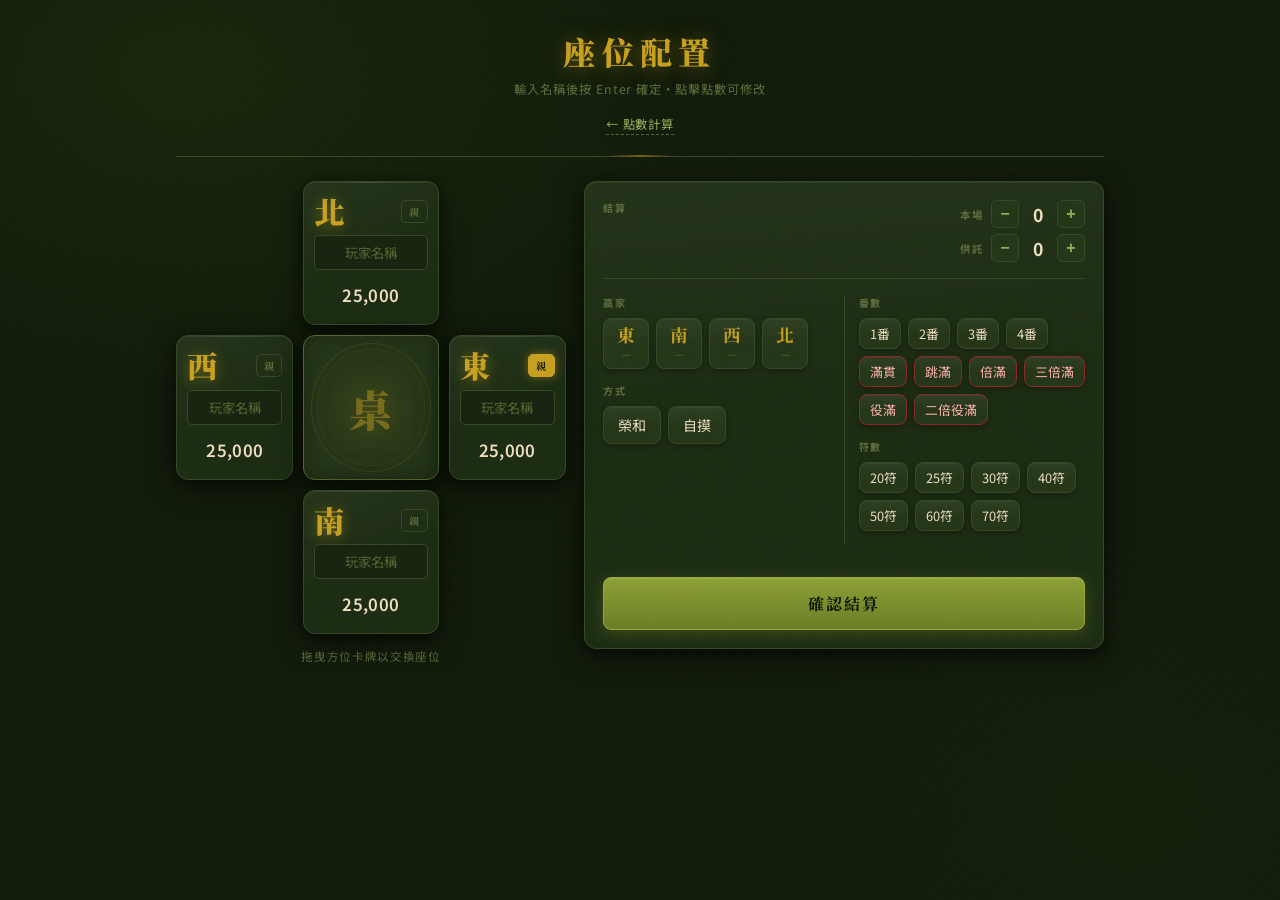
<file: index.html>
<!DOCTYPE html>
<html lang="zh-TW">
<head>
  <meta charset="UTF-8">
  <meta name="viewport" content="width=device-width, initial-scale=1.0">
  <title>座位配置</title>
  <link rel="stylesheet" href="style.css">
</head>
<body>
  <div class="app">
    <header class="hdr">
      <h1>座位配置</h1>
      <p>輸入名稱後按 Enter 確定・點擊點數可修改</p>
      <nav><a href="MJ.html">← 點數計算</a></nav>
    </header>

    <div class="game-layout">
    <!-- ── Compass ── -->
    <div class="game-left">
    <div class="table-wrap">
      <div class="compass">

        <div class="north draggable seat"
             draggable="true"
             ondragstart="drag(event)" ondragend="dragEnd(event)"
             ondrop="drop(event)" ondragover="allowDrop(event)"
             ondragenter="enter(event)" ondragleave="leave(event)" id="north">
          <div class="seat-top">
            <span class="wind">北</span>
            <button class="dealer-tag" id="north-dealer-tag" onclick="setDealer('north')">親</button>
          </div>
          <input type="text" id="north-input" placeholder="玩家名稱"
                 onblur="lockInput('north')" onkeydown="checkEnter(event,'north')"
                 oninput="syncName('north')">
          <div class="pts-wrap">
            <div class="pts-display" id="north-pts-display" onclick="editPts('north')">
              <span id="north-pts">25,000</span>
            </div>
            <span class="pts-delta" id="north-pts-delta"></span>
          </div>
        </div>

        <div class="west draggable seat"
             draggable="true"
             ondragstart="drag(event)" ondragend="dragEnd(event)"
             ondrop="drop(event)" ondragover="allowDrop(event)"
             ondragenter="enter(event)" ondragleave="leave(event)" id="west">
          <div class="seat-top">
            <span class="wind">西</span>
            <button class="dealer-tag" id="west-dealer-tag" onclick="setDealer('west')">親</button>
          </div>
          <input type="text" id="west-input" placeholder="玩家名稱"
                 onblur="lockInput('west')" onkeydown="checkEnter(event,'west')"
                 oninput="syncName('west')">
          <div class="pts-wrap">
            <div class="pts-display" id="west-pts-display" onclick="editPts('west')">
              <span id="west-pts">25,000</span>
            </div>
            <span class="pts-delta" id="west-pts-delta"></span>
          </div>
        </div>

        <div class="center center-tile">
          <span class="kanji">桌</span>
        </div>

        <div class="east draggable seat"
             draggable="true"
             ondragstart="drag(event)" ondragend="dragEnd(event)"
             ondrop="drop(event)" ondragover="allowDrop(event)"
             ondragenter="enter(event)" ondragleave="leave(event)" id="east">
          <div class="seat-top">
            <span class="wind">東</span>
            <button class="dealer-tag" id="east-dealer-tag" onclick="setDealer('east')">親</button>
          </div>
          <input type="text" id="east-input" placeholder="玩家名稱"
                 onblur="lockInput('east')" onkeydown="checkEnter(event,'east')"
                 oninput="syncName('east')">
          <div class="pts-wrap">
            <div class="pts-display" id="east-pts-display" onclick="editPts('east')">
              <span id="east-pts">25,000</span>
            </div>
            <span class="pts-delta" id="east-pts-delta"></span>
          </div>
        </div>

        <div class="south draggable seat"
             draggable="true"
             ondragstart="drag(event)" ondragend="dragEnd(event)"
             ondrop="drop(event)" ondragover="allowDrop(event)"
             ondragenter="enter(event)" ondragleave="leave(event)" id="south">
          <div class="seat-top">
            <span class="wind">南</span>
            <button class="dealer-tag" id="south-dealer-tag" onclick="setDealer('south')">親</button>
          </div>
          <input type="text" id="south-input" placeholder="玩家名稱"
                 onblur="lockInput('south')" onkeydown="checkEnter(event,'south')"
                 oninput="syncName('south')">
          <div class="pts-wrap">
            <div class="pts-display" id="south-pts-display" onclick="editPts('south')">
              <span id="south-pts">25,000</span>
            </div>
            <span class="pts-delta" id="south-pts-delta"></span>
          </div>
        </div>

      </div>
      <p class="drag-hint">拖曳方位卡牌以交換座位</p>
    </div>
    </div><!-- /.game-left -->

    <!-- ── Settlement Panel ── -->
    <div class="game-right">
    <div class="card settle-card">
      <div class="settle-head">
        <span class="card-label">結算</span>
        <div class="settle-counters">
          <div class="honba-row">
            <span class="honba-label">本場</span>
            <button class="honba-btn" onclick="changeHonba(-1)">−</button>
            <span class="honba-val" id="honba-val">0</span>
            <button class="honba-btn" onclick="changeHonba(1)">+</button>
          </div>
          <div class="honba-row">
            <span class="honba-label">供託</span>
            <button class="honba-btn" onclick="changeKyotaku(-1)">−</button>
            <span class="honba-val" id="kyotaku-val">0</span>
            <button class="honba-btn" onclick="changeKyotaku(1)">+</button>
          </div>
        </div>
      </div>

      <hr class="settle-divider">

      <div class="settle-body">
        <!-- ── Left: who & how ── -->
        <div class="settle-left">
          <div class="settle-section">
            <div class="settle-row-label">贏家</div>
            <div class="btn-row" id="winner-row">
              <button class="opt settle-player-btn" data-dir="east"  onclick="selectWinner('east')">
                <span class="sw">東</span><span class="sn" id="sn-east">—</span>
              </button>
              <button class="opt settle-player-btn" data-dir="south" onclick="selectWinner('south')">
                <span class="sw">南</span><span class="sn" id="sn-south">—</span>
              </button>
              <button class="opt settle-player-btn" data-dir="west"  onclick="selectWinner('west')">
                <span class="sw">西</span><span class="sn" id="sn-west">—</span>
              </button>
              <button class="opt settle-player-btn" data-dir="north" onclick="selectWinner('north')">
                <span class="sw">北</span><span class="sn" id="sn-north">—</span>
              </button>
            </div>
          </div>

          <div class="settle-section">
            <div class="settle-row-label">方式</div>
            <div class="btn-row">
              <button class="opt" id="btn-ron"   onclick="setMethod('ron')">榮和</button>
              <button class="opt" id="btn-tsumo" onclick="setMethod('tsumo')">自摸</button>
            </div>
          </div>

          <!-- Ron: loser selector -->
          <div id="ron-section" class="hidden">
            <div class="settle-section">
              <div class="settle-row-label">放炮者</div>
              <div class="btn-row" id="loser-row"></div>
            </div>
          </div>
        </div>

        <!-- ── Right: fan / fu / preview ── -->
        <div class="settle-right">
          <div class="settle-section">
            <div class="settle-row-label">番數</div>
            <div class="btn-row">
              <button class="opt sm" data-fan="1"  onclick="setFan(1)">1番</button>
              <button class="opt sm" data-fan="2"  onclick="setFan(2)">2番</button>
              <button class="opt sm" data-fan="3"  onclick="setFan(3)">3番</button>
              <button class="opt sm" data-fan="4"  onclick="setFan(4)">4番</button>
              <button class="opt sm special" data-fan="5"  onclick="setFan(5)">滿貫</button>
              <button class="opt sm special" data-fan="6"  onclick="setFan(6)">跳滿</button>
              <button class="opt sm special" data-fan="8"  onclick="setFan(8)">倍滿</button>
              <button class="opt sm special" data-fan="11" onclick="setFan(11)">三倍滿</button>
              <button class="opt sm special" data-fan="13" onclick="setFan(13)">役滿</button>
              <button class="opt sm special" data-fan="26" onclick="setFan(26)">二倍役滿</button>
            </div>
          </div>

          <div class="settle-section" id="settle-fu-card">
            <div class="settle-row-label">符數</div>
            <div class="btn-row">
              <button class="opt sm" data-fu="20" onclick="setFu(20)">20符</button>
              <button class="opt sm" data-fu="25" onclick="setFu(25)">25符</button>
              <button class="opt sm" data-fu="30" onclick="setFu(30)">30符</button>
              <button class="opt sm" data-fu="40" onclick="setFu(40)">40符</button>
              <button class="opt sm" data-fu="50" onclick="setFu(50)">50符</button>
              <button class="opt sm" data-fu="60" onclick="setFu(60)">60符</button>
              <button class="opt sm" data-fu="70" onclick="setFu(70)">70符</button>
            </div>
          </div>

          <div class="pt-preview" id="pt-preview"></div>
        </div>
      </div><!-- /.settle-body -->

      <p class="settle-msg" id="settle-msg"></p>
      <button class="confirm-btn" onclick="confirmSettle()">確認結算</button>
    </div>
    </div><!-- /.game-right -->
    </div><!-- /.game-layout -->

  </div>
  <script src="main2.js"></script>
</body>
</html>
</file>
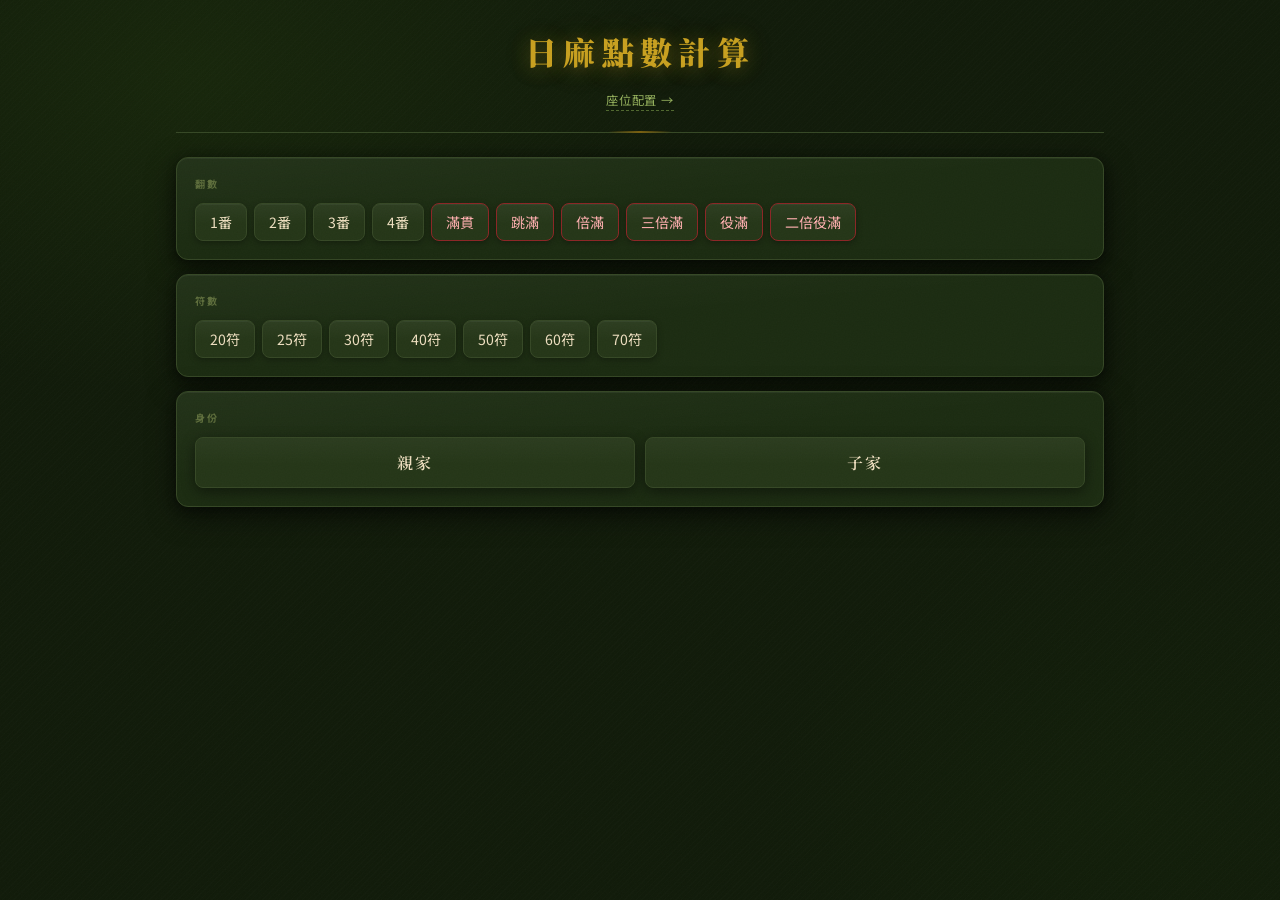
<file: MJ.html>
<!DOCTYPE html>
<html lang="zh-TW">
<head>
  <meta charset="UTF-8">
  <meta name="viewport" content="width=device-width, initial-scale=1.0">
  <title>日麻點數計算</title>
  <link rel="stylesheet" href="style.css">
</head>
<body>
  <div class="app">
    <header class="hdr">
      <h1>日麻點數計算</h1>
      <nav><a href="index.html">座位配置 →</a></nav>
    </header>

    <!-- Hidden selects read by Points.js -->
    <select id="fanNumber" hidden>
      <option value="1">1</option><option value="2">2</option>
      <option value="3">3</option><option value="4">4</option>
      <option value="5">5</option><option value="6">6</option>
      <option value="8">8</option><option value="11">11</option>
      <option value="13">13</option><option value="26">26</option>
    </select>
    <select id="fuNumber" hidden>
      <option value="20">20</option><option value="25">25</option>
      <option value="30">30</option><option value="40">40</option>
      <option value="50">50</option><option value="60">60</option>
      <option value="70">70</option>
    </select>

    <!-- Fan selection -->
    <div class="card">
      <div class="card-label">翻數</div>
      <div class="btn-row">
        <button class="opt" data-fan="1"  onclick="setFan(1)">1番</button>
        <button class="opt" data-fan="2"  onclick="setFan(2)">2番</button>
        <button class="opt" data-fan="3"  onclick="setFan(3)">3番</button>
        <button class="opt" data-fan="4"  onclick="setFan(4)">4番</button>
        <button class="opt special" data-fan="5"  onclick="setFan(5)">滿貫</button>
        <button class="opt special" data-fan="6"  onclick="setFan(6)">跳滿</button>
        <button class="opt special" data-fan="8"  onclick="setFan(8)">倍滿</button>
        <button class="opt special" data-fan="11" onclick="setFan(11)">三倍滿</button>
        <button class="opt special" data-fan="13" onclick="setFan(13)">役滿</button>
        <button class="opt special" data-fan="26" onclick="setFan(26)">二倍役滿</button>
      </div>
    </div>

    <!-- Fu selection (hidden when fan ≥ 5) -->
    <div class="card" id="fu-card">
      <div class="card-label">符數</div>
      <div class="btn-row">
        <button class="opt" data-fu="20" onclick="setFu(20)">20符</button>
        <button class="opt" data-fu="25" onclick="setFu(25)">25符</button>
        <button class="opt" data-fu="30" onclick="setFu(30)">30符</button>
        <button class="opt" data-fu="40" onclick="setFu(40)">40符</button>
        <button class="opt" data-fu="50" onclick="setFu(50)">50符</button>
        <button class="opt" data-fu="60" onclick="setFu(60)">60符</button>
        <button class="opt" data-fu="70" onclick="setFu(70)">70符</button>
      </div>
    </div>

    <!-- Dealer / Non-dealer -->
    <div class="card">
      <div class="card-label">身份</div>
      <div class="dealer-row">
        <button class="dealer-btn" id="btn-dealer"    onclick="selectOption(true)">親家</button>
        <button class="dealer-btn" id="btn-nondealer" onclick="selectOption(false)">子家</button>
      </div>
    </div>

    <!-- Result -->
    <div class="result" id="result-box">
      <p id="result1"></p>
      <p id="result2"></p>
    </div>
  </div>

  <script src="Points.js"></script>
  <script>
    let _fan = null, _fu = null, _dealer = null;

    function setFan(v) {
      _fan = v;
      document.getElementById('fanNumber').value = v;
      document.querySelectorAll('[data-fan]').forEach(b =>
        b.classList.toggle('selected', +b.dataset.fan === v));
      const fuCard = document.getElementById('fu-card');
      const needFu = v < 5;
      fuCard.classList.toggle('hidden', !needFu);
      if (!needFu) {
        _fu = null;
        document.querySelectorAll('[data-fu]').forEach(b => {
          b.classList.remove('selected');
          b.disabled = false;
          b.classList.remove('opt-disabled');
        });
      } else {
        document.querySelectorAll('[data-fu]').forEach(b => {
          const disabled = v === 1 && (+b.dataset.fu === 20 || +b.dataset.fu === 25);
          b.disabled = disabled;
          b.classList.toggle('opt-disabled', disabled);
          if (disabled && _fu === +b.dataset.fu) {
            _fu = null;
            b.classList.remove('selected');
          }
        });
      }
      _try();
    }

    function setFu(v) {
      if (document.querySelector(`[data-fu="${v}"]`)?.disabled) return;
      _fu = v;
      document.getElementById('fuNumber').value = v;
      document.querySelectorAll('[data-fu]').forEach(b =>
        b.classList.toggle('selected', +b.dataset.fu === v));
      _try();
    }

    function selectOption(isDealer) {
      _dealer = isDealer;
      document.getElementById('btn-dealer').classList.toggle('selected', isDealer);
      document.getElementById('btn-nondealer').classList.toggle('selected', !isDealer);
      _try();
    }

    function _try() {
      if (_fan === null || _dealer === null) return;
      if (_fan < 5 && _fu === null) return;
      calculate(_dealer);
      document.getElementById('result-box').classList.add('show');
    }
  </script>
</body>
</html>
</file>
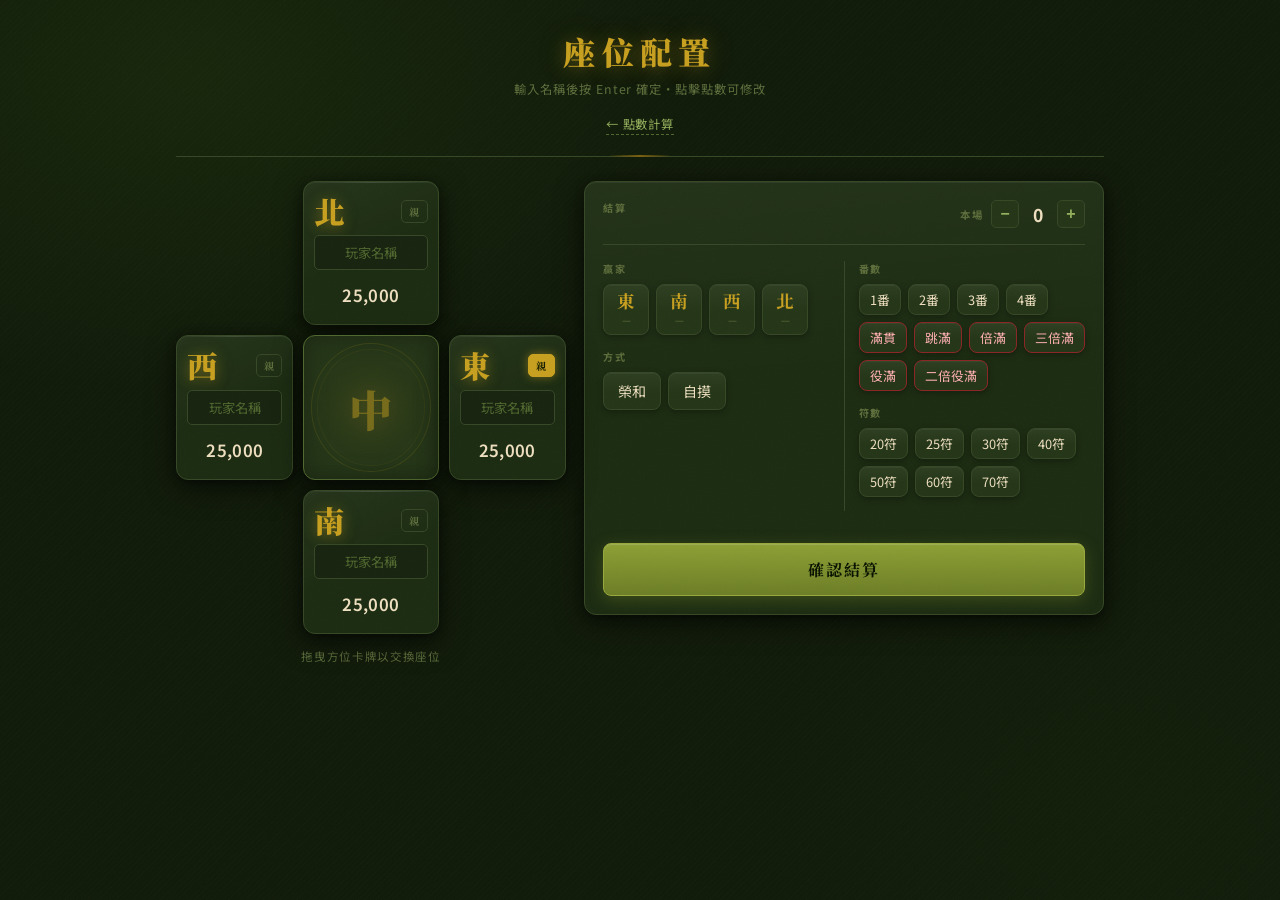
<file: MJ2.html>
<!DOCTYPE html>
<html lang="zh-TW">
<head>
  <meta charset="UTF-8">
  <meta name="viewport" content="width=device-width, initial-scale=1.0">
  <title>座位配置</title>
  <link rel="stylesheet" href="style.css">
</head>
<body>
  <div class="app">
    <header class="hdr">
      <h1>座位配置</h1>
      <p>輸入名稱後按 Enter 確定・點擊點數可修改</p>
      <nav><a href="MJ.html">← 點數計算</a></nav>
    </header>

    <div class="game-layout">
    <!-- ── Compass ── -->
    <div class="game-left">
    <div class="table-wrap">
      <div class="compass">

        <div class="north draggable seat"
             draggable="true"
             ondragstart="drag(event)" ondrop="drop(event)"
             ondragover="allowDrop(event)" ondragenter="enter(event)"
             ondragleave="leave(event)" id="north">
          <div class="seat-top">
            <span class="wind">北</span>
            <button class="dealer-tag" id="north-dealer-tag" onclick="setDealer('north')">親</button>
          </div>
          <input type="text" id="north-input" placeholder="玩家名稱"
                 onblur="lockInput('north')" onkeydown="checkEnter(event,'north')"
                 oninput="syncName('north')">
          <div class="pts-wrap">
            <div class="pts-display" id="north-pts-display" onclick="editPts('north')">
              <span id="north-pts">25,000</span>
            </div>
            <span class="pts-delta" id="north-pts-delta"></span>
          </div>
        </div>

        <div class="west draggable seat"
             draggable="true"
             ondragstart="drag(event)" ondrop="drop(event)"
             ondragover="allowDrop(event)" ondragenter="enter(event)"
             ondragleave="leave(event)" id="west">
          <div class="seat-top">
            <span class="wind">西</span>
            <button class="dealer-tag" id="west-dealer-tag" onclick="setDealer('west')">親</button>
          </div>
          <input type="text" id="west-input" placeholder="玩家名稱"
                 onblur="lockInput('west')" onkeydown="checkEnter(event,'west')"
                 oninput="syncName('west')">
          <div class="pts-wrap">
            <div class="pts-display" id="west-pts-display" onclick="editPts('west')">
              <span id="west-pts">25,000</span>
            </div>
            <span class="pts-delta" id="west-pts-delta"></span>
          </div>
        </div>

        <div class="center center-tile">
          <span class="kanji">中</span>
        </div>

        <div class="east draggable seat"
             draggable="true"
             ondragstart="drag(event)" ondrop="drop(event)"
             ondragover="allowDrop(event)" ondragenter="enter(event)"
             ondragleave="leave(event)" id="east">
          <div class="seat-top">
            <span class="wind">東</span>
            <button class="dealer-tag" id="east-dealer-tag" onclick="setDealer('east')">親</button>
          </div>
          <input type="text" id="east-input" placeholder="玩家名稱"
                 onblur="lockInput('east')" onkeydown="checkEnter(event,'east')"
                 oninput="syncName('east')">
          <div class="pts-wrap">
            <div class="pts-display" id="east-pts-display" onclick="editPts('east')">
              <span id="east-pts">25,000</span>
            </div>
            <span class="pts-delta" id="east-pts-delta"></span>
          </div>
        </div>

        <div class="south draggable seat"
             draggable="true"
             ondragstart="drag(event)" ondrop="drop(event)"
             ondragover="allowDrop(event)" ondragenter="enter(event)"
             ondragleave="leave(event)" id="south">
          <div class="seat-top">
            <span class="wind">南</span>
            <button class="dealer-tag" id="south-dealer-tag" onclick="setDealer('south')">親</button>
          </div>
          <input type="text" id="south-input" placeholder="玩家名稱"
                 onblur="lockInput('south')" onkeydown="checkEnter(event,'south')"
                 oninput="syncName('south')">
          <div class="pts-wrap">
            <div class="pts-display" id="south-pts-display" onclick="editPts('south')">
              <span id="south-pts">25,000</span>
            </div>
            <span class="pts-delta" id="south-pts-delta"></span>
          </div>
        </div>

      </div>
      <p class="drag-hint">拖曳方位卡牌以交換座位</p>
    </div>
    </div><!-- /.game-left -->

    <!-- ── Settlement Panel ── -->
    <div class="game-right">
    <div class="card settle-card">
      <div class="settle-head">
        <span class="card-label" style="margin:0">結算</span>
        <div class="honba-row">
          <span class="honba-label">本場</span>
          <button class="honba-btn" onclick="changeHonba(-1)">−</button>
          <span class="honba-val" id="honba-val">0</span>
          <button class="honba-btn" onclick="changeHonba(1)">+</button>
        </div>
      </div>

      <hr class="settle-divider">

      <div class="settle-body">
        <!-- ── Left: who & how ── -->
        <div class="settle-left">
          <div class="settle-section">
            <div class="settle-row-label">贏家</div>
            <div class="btn-row" id="winner-row">
              <button class="opt settle-player-btn" data-dir="east"  onclick="selectWinner('east')">
                <span class="sw">東</span><span class="sn" id="sn-east">—</span>
              </button>
              <button class="opt settle-player-btn" data-dir="south" onclick="selectWinner('south')">
                <span class="sw">南</span><span class="sn" id="sn-south">—</span>
              </button>
              <button class="opt settle-player-btn" data-dir="west"  onclick="selectWinner('west')">
                <span class="sw">西</span><span class="sn" id="sn-west">—</span>
              </button>
              <button class="opt settle-player-btn" data-dir="north" onclick="selectWinner('north')">
                <span class="sw">北</span><span class="sn" id="sn-north">—</span>
              </button>
            </div>
          </div>

          <div class="settle-section">
            <div class="settle-row-label">方式</div>
            <div class="btn-row">
              <button class="opt" id="btn-ron"   onclick="setMethod('ron')">榮和</button>
              <button class="opt" id="btn-tsumo" onclick="setMethod('tsumo')">自摸</button>
            </div>
          </div>

          <!-- Ron: loser selector -->
          <div id="ron-section" class="hidden">
            <div class="settle-section">
              <div class="settle-row-label">放炮者</div>
              <div class="btn-row" id="loser-row"></div>
            </div>
          </div>
        </div>

        <!-- ── Right: fan / fu / preview ── -->
        <div class="settle-right">
          <div class="settle-section">
            <div class="settle-row-label">番數</div>
            <div class="btn-row">
              <button class="opt sm" data-fan="1"  onclick="setFan(1)">1番</button>
              <button class="opt sm" data-fan="2"  onclick="setFan(2)">2番</button>
              <button class="opt sm" data-fan="3"  onclick="setFan(3)">3番</button>
              <button class="opt sm" data-fan="4"  onclick="setFan(4)">4番</button>
              <button class="opt sm special" data-fan="5"  onclick="setFan(5)">滿貫</button>
              <button class="opt sm special" data-fan="6"  onclick="setFan(6)">跳滿</button>
              <button class="opt sm special" data-fan="8"  onclick="setFan(8)">倍滿</button>
              <button class="opt sm special" data-fan="11" onclick="setFan(11)">三倍滿</button>
              <button class="opt sm special" data-fan="13" onclick="setFan(13)">役滿</button>
              <button class="opt sm special" data-fan="26" onclick="setFan(26)">二倍役滿</button>
            </div>
          </div>

          <div class="settle-section" id="settle-fu-card">
            <div class="settle-row-label">符數</div>
            <div class="btn-row">
              <button class="opt sm" data-fu="20" onclick="setFu(20)">20符</button>
              <button class="opt sm" data-fu="25" onclick="setFu(25)">25符</button>
              <button class="opt sm" data-fu="30" onclick="setFu(30)">30符</button>
              <button class="opt sm" data-fu="40" onclick="setFu(40)">40符</button>
              <button class="opt sm" data-fu="50" onclick="setFu(50)">50符</button>
              <button class="opt sm" data-fu="60" onclick="setFu(60)">60符</button>
              <button class="opt sm" data-fu="70" onclick="setFu(70)">70符</button>
            </div>
          </div>

          <div class="pt-preview" id="pt-preview"></div>
        </div>
      </div><!-- /.settle-body -->

      <p class="settle-msg" id="settle-msg"></p>
      <button class="confirm-btn" onclick="confirmSettle()">確認結算</button>
    </div>
    </div><!-- /.game-right -->
    </div><!-- /.game-layout -->

  </div>
  <script src="main2.js"></script>
</body>
</html>
</file>
<file: style.css>
@import url('https://fonts.googleapis.com/css2?family=Noto+Sans+TC:wght@300;400;500;700&family=Noto+Serif+TC:wght@600;700;900&display=swap');

:root {
  --bg:        #111b0a;
  --bg-alt:    #182410;
  --surface:   #1c2c12;
  --surface-2: #253618;
  --surface-3: #2e4220;
  --border:    #364826;
  --border-hi: #50682f;
  --gold:      #c8a020;
  --gold-hi:   #e8c548;
  --gold-dim:  #7a6010;
  --text:      #eedfc0;
  --text-2:    #94b05c;
  --text-3:    #5e6e3c;
  --sel-bg:    #7a9030;
  --sel-txt:   #091400;
  --red:       #8c2626;
  --red-hi:    #bf3e3e;
  --r:         12px;
  --r-sm:      8px;
  --r-xs:      5px;
  --sh:        0 8px 28px rgba(0,0,0,.6), 0 2px 8px rgba(0,0,0,.35);
  --sh-sm:     0 4px 14px rgba(0,0,0,.45);
  --sh-inner:  inset 0 1px 0 rgba(255,255,255,.05);
}

*, *::before, *::after { box-sizing: border-box; margin: 0; padding: 0; }

body {
  background: var(--bg);
  background-image:
    radial-gradient(ellipse 70% 65% at 15% 8%,  rgba(65,110,22,.14) 0%, transparent 55%),
    radial-gradient(ellipse 55% 60% at 88% 90%,  rgba(28,60,10,.11)  0%, transparent 52%),
    repeating-linear-gradient(
      -45deg,
      transparent 0, transparent 3px,
      rgba(255,255,255,.007) 3px, rgba(255,255,255,.007) 4px
    );
  min-height: 100vh;
  font-family: "Noto Sans TC", sans-serif;
  color: var(--text);
}

/* Subtle grain overlay */
body::before {
  content: '';
  position: fixed;
  inset: 0;
  background: url("data:image/svg+xml,%3Csvg xmlns='http://www.w3.org/2000/svg' width='300' height='300'%3E%3Cfilter id='n'%3E%3CfeTurbulence type='fractalNoise' baseFrequency='.75' numOctaves='4' stitchTiles='stitch'/%3E%3C/filter%3E%3Crect width='300' height='300' filter='url(%23n)' opacity='1'/%3E%3C/svg%3E");
  opacity: .022;
  pointer-events: none;
  z-index: 9999;
}

/* ── App shell ── */
.app {
  max-width: 960px;
  margin: 0 auto;
  padding: 28px 16px 60px;
  animation: appFadeIn .45s ease both;
}

@keyframes appFadeIn {
  from { opacity: 0; transform: translateY(10px); }
  to   { opacity: 1; transform: none; }
}

/* ── Side-by-side layout ── */
.game-layout {
  display: flex;
  flex-direction: column;
  gap: 18px;
}

.game-left  { flex: 0 0 auto; }
.game-right { flex: 1; min-width: 0; }
.game-right .settle-card { margin-top: 0; }

@media (min-width: 680px) {
  .game-layout { flex-direction: row; align-items: flex-start; }
}

/* ── Header ── */
.hdr {
  text-align: center;
  padding-bottom: 22px;
  margin-bottom: 24px;
  border-bottom: 1px solid var(--border);
  position: relative;
}

.hdr::after {
  content: '';
  position: absolute;
  bottom: -1px;
  left: 50%;
  transform: translateX(-50%);
  width: 64px;
  height: 2px;
  background: linear-gradient(90deg, transparent, var(--gold-dim), transparent);
  border-radius: 2px;
}

.hdr h1 {
  font-family: "Noto Serif TC", serif;
  font-size: 2rem;
  font-weight: 900;
  color: var(--gold);
  letter-spacing: .2em;
  text-shadow: 0 2px 18px rgba(200,160,32,.38), 0 0 48px rgba(200,160,32,.12);
}

.hdr p {
  font-size: .77rem;
  color: var(--text-3);
  margin-top: 6px;
  letter-spacing: .08em;
}

.hdr nav { margin-top: 12px; }

.hdr nav a {
  font-size: .77rem;
  color: var(--text-2);
  text-decoration: none;
  border-bottom: 1px dashed var(--border-hi);
  padding-bottom: 1px;
  letter-spacing: .06em;
  transition: color .2s, border-color .2s;
}

.hdr nav a:hover { color: var(--gold-hi); border-bottom-color: var(--gold-dim); }

/* ── Card ── */
.card {
  background: var(--surface);
  background-image: linear-gradient(175deg, rgba(255,255,255,.03) 0%, transparent 45%);
  border: 1px solid var(--border);
  border-radius: var(--r);
  padding: 18px;
  margin-bottom: 14px;
  box-shadow: var(--sh), var(--sh-inner);
  transition: opacity .25s;
}

.card.hidden { display: none; }

.card-label {
  font-size: .63rem;
  font-weight: 700;
  letter-spacing: .2em;
  color: var(--text-3);
  text-transform: uppercase;
  margin-bottom: 12px;
}

.settle-head .card-label { margin: 0; }

/* ── Button grid ── */
.btn-row { display: flex; flex-wrap: wrap; gap: 7px; }

.opt {
  padding: 8px 14px;
  background: var(--surface-2);
  background-image: linear-gradient(180deg, rgba(255,255,255,.04) 0%, transparent 55%);
  border: 1px solid var(--border);
  border-radius: var(--r-sm);
  color: var(--text);
  font-family: "Noto Sans TC", sans-serif;
  font-size: .88rem;
  cursor: pointer;
  transition: background .12s, border-color .12s, transform .1s, box-shadow .12s;
  outline: none;
  -webkit-tap-highlight-color: transparent;
  box-shadow: 0 2px 6px rgba(0,0,0,.3), inset 0 1px 0 rgba(255,255,255,.04);
}

.opt:hover {
  border-color: var(--border-hi);
  background: var(--surface-3);
  transform: translateY(-1px);
  box-shadow: 0 4px 12px rgba(0,0,0,.38), inset 0 1px 0 rgba(255,255,255,.04);
}

.opt:active { transform: translateY(0); box-shadow: 0 1px 4px rgba(0,0,0,.3); }

.opt.selected {
  background: var(--sel-bg);
  background-image: linear-gradient(180deg, rgba(255,255,255,.1) 0%, transparent 60%);
  border-color: #96a838;
  color: var(--sel-txt);
  font-weight: 700;
  box-shadow: 0 0 14px rgba(122,144,48,.45), inset 0 1px 0 rgba(255,255,255,.12);
}

/* Mangan-tier */
.opt.special { border-color: var(--red); color: #ffb0b0; }
.opt.special:hover { background: #3c1414; border-color: var(--red-hi); color: #ffd0d0; }

.opt.special.selected {
  background: var(--red);
  background-image: linear-gradient(180deg, rgba(255,255,255,.08) 0%, transparent 60%);
  border-color: var(--red-hi);
  color: #fff;
  box-shadow: 0 0 14px rgba(180,48,48,.5);
}

/* ── Dealer toggle ── */
.dealer-row { display: flex; gap: 10px; }

.dealer-btn {
  flex: 1;
  padding: 13px;
  background: var(--surface-2);
  background-image: linear-gradient(180deg, rgba(255,255,255,.03) 0%, transparent 55%);
  border: 1.5px solid var(--border);
  border-radius: var(--r-sm);
  color: var(--text);
  font-family: "Noto Serif TC", "Noto Sans TC", serif;
  font-size: 1rem;
  font-weight: 600;
  cursor: pointer;
  transition: all .2s;
  letter-spacing: .12em;
  outline: none;
  box-shadow: var(--sh-sm);
}

.dealer-btn:hover { border-color: var(--gold); color: var(--gold-hi); }

.dealer-btn.selected {
  background: var(--sel-bg);
  background-image: linear-gradient(180deg, rgba(255,255,255,.1) 0%, transparent 60%);
  border-color: #96a838;
  color: var(--sel-txt);
  font-weight: 700;
  box-shadow: 0 0 16px rgba(122,144,48,.45), inset 0 1px 0 rgba(255,255,255,.1);
}

/* ── Result box ── */
.result {
  background: var(--surface-2);
  border: 1.5px solid var(--border-hi);
  border-radius: var(--r);
  padding: 6px 20px;
  opacity: 0;
  transform: translateY(8px);
  transition: opacity .35s, transform .35s;
  box-shadow: var(--sh);
  pointer-events: none;
}

.result.show { opacity: 1; transform: none; pointer-events: auto; }

.result p {
  font-size: 1.2rem;
  color: var(--gold-hi);
  text-align: center;
  font-weight: 500;
  letter-spacing: .05em;
  padding: 14px 0;
  line-height: 1;
}

.result p + p { border-top: 1px solid var(--border); }

/* ──────────────────────────────────────
   Compass / Seating
   ────────────────────────────────────── */

.table-wrap { display: flex; flex-direction: column; align-items: center; }

.compass {
  display: grid;
  grid-template-areas:
    ". north ."
    "west center east"
    ". south .";
  grid-template-columns: 1fr 1.15fr 1fr;
  gap: 10px;
  width: 100%;
  max-width: 390px;
}

.north  { grid-area: north;  }
.south  { grid-area: south;  }
.east   { grid-area: east;   }
.west   { grid-area: west;   }
.center { grid-area: center; }

.seat {
  background: var(--surface);
  background-image: linear-gradient(155deg, rgba(255,255,255,.045) 0%, transparent 50%);
  border: 1px solid var(--border);
  border-radius: var(--r);
  padding: 14px 10px 12px;
  text-align: center;
  box-shadow: var(--sh), var(--sh-inner);
  transition: border-color .2s, box-shadow .2s, opacity .2s, transform .15s;
  position: relative;
  overflow: hidden;
}

/* Top sheen line */
.seat::before {
  content: '';
  position: absolute;
  top: 0; left: 10%; right: 10%; height: 1px;
  background: linear-gradient(90deg, transparent, rgba(255,255,255,.09), transparent);
}

.seat.draggable { cursor: grab; user-select: none; }
.seat.draggable:active { cursor: grabbing; }

.seat.dragging {
  opacity: .38;
  transform: scale(.95);
}

.seat.drag-over {
  border-color: var(--gold);
  box-shadow: 0 0 22px rgba(200,160,32,.38), var(--sh);
}

/* Seat top row */
.seat-top {
  display: flex;
  justify-content: space-between;
  align-items: center;
  margin-bottom: 9px;
}

.wind {
  font-family: "Noto Serif TC", serif;
  font-size: 1.9rem;
  font-weight: 900;
  color: var(--gold);
  line-height: 1;
  pointer-events: none;
  user-select: none;
  text-shadow: 0 2px 14px rgba(200,160,32,.45), 0 0 28px rgba(200,160,32,.1);
}

/* Dealer badge */
.dealer-tag {
  padding: 3px 7px;
  background: transparent;
  border: 1px solid var(--border);
  border-radius: var(--r-xs);
  color: var(--text-3);
  font-family: "Noto Serif TC", serif;
  font-size: .63rem;
  font-weight: 700;
  cursor: pointer;
  transition: all .15s;
  outline: none;
  letter-spacing: .08em;
}

.dealer-tag:hover { border-color: var(--gold); color: var(--gold); }

.dealer-tag.active {
  background: var(--gold);
  border-color: var(--gold);
  color: #192000;
  box-shadow: 0 0 10px rgba(200,160,32,.5);
}

/* Points */
.pts-wrap { position: relative; margin-top: 8px; }

.pts-display {
  font-size: 1.05rem;
  font-weight: 600;
  color: var(--text);
  text-align: center;
  padding: 5px 4px;
  cursor: text;
  border-radius: var(--r-xs);
  transition: background .15s;
  letter-spacing: .02em;
}

.pts-display:hover { background: var(--surface-2); }

.pts-edit-input {
  width: 100%;
  padding: 5px 8px;
  background: var(--surface-2);
  border: 1.5px solid var(--gold);
  border-radius: var(--r-sm);
  color: var(--text);
  font-family: "Noto Sans TC", sans-serif;
  font-size: .95rem;
  text-align: center;
  outline: none;
  -moz-appearance: textfield;
  appearance: textfield;
  box-shadow: 0 0 10px rgba(200,160,32,.25);
}

.pts-edit-input::-webkit-inner-spin-button,
.pts-edit-input::-webkit-outer-spin-button { -webkit-appearance: none; appearance: none; }

/* Delta flash */
.pts-delta {
  position: absolute;
  right: 4px;
  top: -2px;
  font-size: .78rem;
  font-weight: 700;
  pointer-events: none;
  opacity: 0;
}

.pts-delta.positive { color: #8ad848; }
.pts-delta.negative { color: #e05050; }
.pts-delta.flash { animation: fadeUp 2.2s ease forwards; }

@keyframes fadeUp {
  0%   { opacity: 1; transform: translateY(0); }
  15%  { opacity: 1; transform: translateY(-6px); }
  100% { opacity: 0; transform: translateY(-28px); }
}

/* Seat name input */
.seat input[type=text] {
  width: 100%;
  padding: 7px 8px;
  background: var(--bg-alt);
  border: 1px solid var(--border);
  border-radius: var(--r-xs);
  color: var(--text);
  font-family: "Noto Sans TC", sans-serif;
  font-size: .83rem;
  text-align: center;
  outline: none;
  transition: border-color .2s, box-shadow .2s;
}

.seat input[type=text]:focus {
  border-color: var(--gold);
  box-shadow: 0 0 0 2px rgba(200,160,32,.13);
}

.seat input[type=text]::placeholder { color: var(--border-hi); }

.seat input[type=text]:disabled {
  background: var(--bg);
  color: var(--text-2);
  cursor: default;
}

/* Center tile */
.center-tile {
  display: flex;
  justify-content: center;
  align-items: center;
  min-height: 92px;
  background: var(--surface-2);
  background-image: radial-gradient(circle at 50% 50%, rgba(200,160,32,.07) 0%, transparent 65%);
  border: 1.5px solid var(--border-hi);
  border-radius: var(--r);
  box-shadow: var(--sh), inset 0 0 24px rgba(0,0,0,.28);
  position: relative;
}

.center-tile::before {
  content: '';
  position: absolute;
  inset: 7px;
  border-radius: 50%;
  border: 1px solid rgba(200,160,32,.14);
  pointer-events: none;
}

.center-tile::after {
  content: '';
  position: absolute;
  inset: 13px;
  border-radius: 50%;
  border: 1px solid rgba(200,160,32,.07);
  pointer-events: none;
}

.center-tile .kanji {
  font-family: "Noto Serif TC", serif;
  font-size: 2.7rem;
  font-weight: 900;
  color: var(--gold);
  opacity: .48;
  user-select: none;
  text-shadow: 0 0 28px rgba(200,160,32,.5);
  position: relative;
  z-index: 1;
}

.drag-hint {
  margin-top: 14px;
  font-size: .72rem;
  color: var(--text-3);
  letter-spacing: .06em;
}

/* Legacy compatibility */
.container {
  display: grid;
  grid-template-areas:
    "north north north"
    "west center east"
    "south south south";
  gap: 10px;
  text-align: center;
  margin: 20px;
}

.option-container { font-family: "Noto Sans TC", sans-serif; }

.option {
  width: fit-content;
  margin: 5px;
  padding: 10px 20px;
  border: 2px solid var(--red);
  background: var(--surface);
  cursor: pointer;
  border-radius: var(--r);
  color: var(--text);
  transition: background .2s;
}

.option:hover { background: var(--surface-2); }
.option.selected { color: var(--sel-txt); background: var(--sel-bg); }

/* ──────────────────────────────────────
   Settlement Panel
   ────────────────────────────────────── */

.settle-card { margin-top: 20px; }
.settle-section { margin-bottom: 14px; }

.settle-row-label {
  font-size: .63rem;
  font-weight: 700;
  letter-spacing: .18em;
  color: var(--text-3);
  text-transform: uppercase;
  margin-bottom: 8px;
}

/* Player selector buttons */
.settle-player-btn {
  display: flex;
  flex-direction: column;
  align-items: center;
  gap: 2px;
  padding: 7px 8px;
  min-width: 46px;
}

.settle-player-btn .sw {
  font-family: "Noto Serif TC", serif;
  font-size: 1.1rem;
  font-weight: 700;
  color: var(--gold);
  line-height: 1;
}

.settle-player-btn .sn {
  font-size: .63rem;
  color: var(--text-3);
  max-width: 56px;
  overflow: hidden;
  text-overflow: ellipsis;
  white-space: nowrap;
}

.settle-player-btn.selected .sw,
.settle-player-btn.selected .sn { color: var(--sel-txt); }

/* Input rows */
.settle-input-row {
  display: flex;
  align-items: center;
  gap: 10px;
  margin-bottom: 10px;
}

.settle-input-row.hidden { display: none; }

.settle-input-label {
  font-size: .82rem;
  color: var(--text-2);
  white-space: nowrap;
  min-width: 54px;
  text-align: right;
}

.settle-input {
  flex: 1;
  padding: 8px 12px;
  background: var(--bg-alt);
  border: 1.5px solid var(--border);
  border-radius: var(--r-sm);
  color: var(--text);
  font-family: "Noto Sans TC", sans-serif;
  font-size: .95rem;
  outline: none;
  transition: border-color .2s, box-shadow .2s;
  -moz-appearance: textfield;
  appearance: textfield;
}

.settle-input:focus {
  border-color: var(--gold);
  box-shadow: 0 0 0 2px rgba(200,160,32,.12);
}

.settle-input::-webkit-inner-spin-button,
.settle-input::-webkit-outer-spin-button { -webkit-appearance: none; appearance: none; }

/* Divider */
.settle-divider { border: none; border-top: 1px solid var(--border); margin: 0 0 16px; }

/* Confirm button */
.confirm-btn {
  width: 100%;
  padding: 14px;
  margin-top: 4px;
  background: linear-gradient(180deg, #8da035 0%, #6c7e26 100%);
  border: 1px solid #98a83c;
  border-radius: var(--r-sm);
  color: #091200;
  font-family: "Noto Serif TC", "Noto Sans TC", serif;
  font-size: 1rem;
  font-weight: 700;
  cursor: pointer;
  letter-spacing: .14em;
  transition: filter .15s, transform .1s, box-shadow .15s;
  outline: none;
  box-shadow: 0 4px 16px rgba(108,126,38,.4), inset 0 1px 0 rgba(255,255,255,.14);
}

.confirm-btn:hover {
  filter: brightness(1.1);
  box-shadow: 0 6px 20px rgba(108,126,38,.55), inset 0 1px 0 rgba(255,255,255,.14);
}

.confirm-btn:active { transform: scale(.98); filter: brightness(.94); }

/* Status message */
.settle-msg {
  font-size: .82rem;
  text-align: center;
  min-height: 18px;
  margin-bottom: 8px;
  font-weight: 500;
  letter-spacing: .04em;
}

.settle-msg.error   { color: #e05050; }
.settle-msg.success { color: #8ad848; }

/* Two-column settle body */
.settle-body {
  display: flex;
  align-items: flex-start;
  gap: 0;
  margin-bottom: 2px;
}

.settle-left {
  flex: 1 1 0;
  min-width: 0;
  padding-right: 14px;
}

.settle-right {
  flex: 1 1 0;
  min-width: 0;
  padding-left: 14px;
  border-left: 1px solid var(--border);
}

/* Settle header */
.settle-head {
  display: flex;
  justify-content: space-between;
  align-items: flex-start;
  margin-bottom: 16px;
}

.settle-counters {
  display: flex;
  flex-direction: column;
  gap: 6px;
  align-items: flex-end;
}

/* Honba counter */
.honba-row { display: flex; align-items: center; gap: 8px; }

.honba-label {
  font-size: .65rem;
  font-weight: 700;
  letter-spacing: .14em;
  color: var(--text-3);
  text-transform: uppercase;
}

.honba-btn {
  width: 28px;
  height: 28px;
  background: var(--surface-2);
  border: 1px solid var(--border);
  border-radius: var(--r-xs);
  color: var(--text-2);
  font-size: 1rem;
  font-weight: 700;
  cursor: pointer;
  display: flex;
  align-items: center;
  justify-content: center;
  transition: border-color .15s, color .15s, background .15s;
  outline: none;
  line-height: 1;
}

.honba-btn:hover {
  border-color: var(--gold);
  color: var(--gold);
  background: var(--surface-3);
}

.honba-val {
  font-size: 1.1rem;
  font-weight: 700;
  color: var(--text);
  min-width: 22px;
  text-align: center;
}

/* Smaller opt buttons */
.opt.sm { padding: 5px 10px; font-size: .8rem; }

/* Disabled opt */
.opt.opt-disabled,
.opt:disabled {
  opacity: .28;
  cursor: not-allowed;
  pointer-events: none;
}

/* Point preview */
.pt-preview {
  background: var(--bg);
  border: 1px solid var(--border);
  border-radius: var(--r-sm);
  padding: 12px 14px;
  margin-bottom: 14px;
  min-height: 40px;
}

.pt-preview:empty { display: none; }

.pt-row {
  display: flex;
  align-items: baseline;
  flex-wrap: wrap;
  gap: 4px;
  font-size: .88rem;
  color: var(--text-2);
  margin-bottom: 5px;
  line-height: 1.5;
}

.pt-row:last-child { margin-bottom: 0; }

.pt-label {
  min-width: 72px;
  font-size: .75rem;
  letter-spacing: .02em;
  color: var(--text-3);
  white-space: nowrap;
}

.pt-calc { color: var(--text-3); font-size: .84rem; }
.pt-plus { color: var(--gold-dim); font-size: .8rem; }

.pt-val {
  color: var(--gold-hi);
  font-weight: 700;
  font-size: 1.05rem;
}

.pt-unit { font-size: .8rem; color: var(--text-3); }
.pt-invalid { color: #e05050; font-size: .85rem; }

/* ── Global hidden ── */
.hidden { display: none !important; }
</file>
